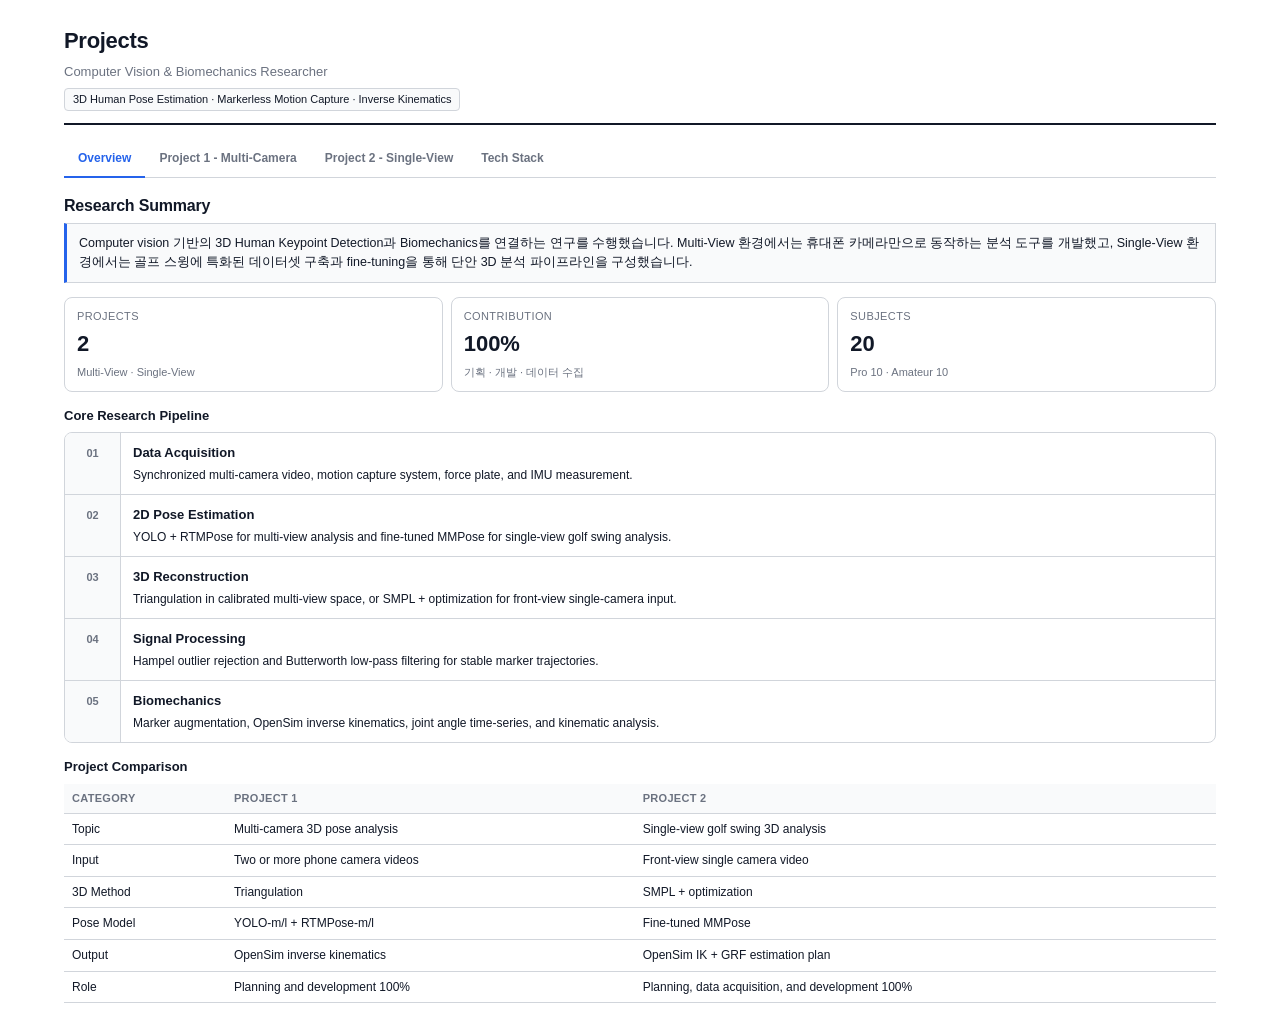
<file: index.html>
<!DOCTYPE html>
<html lang="ko">
<head>
<meta charset="UTF-8">
<meta name="viewport" content="width=device-width, initial-scale=1">
<title>Project - CV &amp; Biomechanics Researcher</title>
<meta http-equiv="Content-Security-Policy" content="default-src 'self'; script-src 'self'; style-src 'self'; img-src 'self' data:; media-src 'self'; connect-src 'none'; base-uri 'none'; form-action 'none'">
<link rel="stylesheet" href="assets/css/portfolio.css">
<script src="assets/vendor/chart.umd.js" defer></script>
<script src="assets/vendor/chartjs-adapter-date-fns.bundle.min.js" defer></script>
<script src="assets/js/portfolio.js" defer></script>
</head>
<body>
<header class="header">
  <h1>Projects</h1>
  <div class="sub">Computer Vision &amp; Biomechanics Researcher</div>
  <span class="role">3D Human Pose Estimation &middot; Markerless Motion Capture &middot; Inverse Kinematics</span>
</header>

<nav class="tabs" aria-label="Portfolio sections">
  <a class="tab-label" href="index.html" aria-current="page">Overview</a>
  <a class="tab-label" href="pages/project-multicamera.html">Project 1 - Multi-Camera</a>
  <a class="tab-label" href="pages/project-singleview.html">Project 2 - Single-View</a>
  <a class="tab-label" href="pages/tech-stack.html">Tech Stack</a>
</nav>

<main class="panels">
<div id="overview" class="tab-content active">
  <h2>Research Summary</h2>
  <div class="summary-box">
    Computer vision 기반의 3D Human Keypoint Detection과 Biomechanics를 연결하는 연구를 수행했습니다.
    Multi-View 환경에서는 휴대폰 카메라만으로 동작하는 분석 도구를 개발했고, Single-View 환경에서는 골프 스윙에 특화된 데이터셋 구축과 fine-tuning을 통해 단안 3D 분석 파이프라인을 구성했습니다.
  </div>

  <div class="grid-3">
    <div class="metric">
      <div class="label">Projects</div>
      <div class="value">2</div>
      <div class="desc">Multi-View &middot; Single-View</div>
    </div>
    <div class="metric">
      <div class="label">Contribution</div>
      <div class="value">100%</div>
      <div class="desc">기획 &middot; 개발 &middot; 데이터 수집</div>
    </div>
    <div class="metric">
      <div class="label">Subjects</div>
      <div class="value">20</div>
      <div class="desc">Pro 10 &middot; Amateur 10</div>
    </div>
  </div>

  <h3>Core Research Pipeline</h3>
  <div class="pipeline">
    <div class="step"><div class="num">01</div><div class="body">
      <div class="title">Data Acquisition</div>
      <div class="detail">Synchronized multi-camera video, motion capture system, force plate, and IMU measurement.</div>
    </div></div>
    <div class="step"><div class="num">02</div><div class="body">
      <div class="title">2D Pose Estimation</div>
      <div class="detail">YOLO + RTMPose for multi-view analysis and fine-tuned MMPose for single-view golf swing analysis.</div>
    </div></div>
    <div class="step"><div class="num">03</div><div class="body">
      <div class="title">3D Reconstruction</div>
      <div class="detail">Triangulation in calibrated multi-view space, or SMPL + optimization for front-view single-camera input.</div>
    </div></div>
    <div class="step"><div class="num">04</div><div class="body">
      <div class="title">Signal Processing</div>
      <div class="detail">Hampel outlier rejection and Butterworth low-pass filtering for stable marker trajectories.</div>
    </div></div>
    <div class="step"><div class="num">05</div><div class="body">
      <div class="title">Biomechanics</div>
      <div class="detail">Marker augmentation, OpenSim inverse kinematics, joint angle time-series, and kinematic analysis.</div>
    </div></div>
  </div>

  <h3>Project Comparison</h3>
  <table>
    <thead>
      <tr><th>Category</th><th>Project 1</th><th>Project 2</th></tr>
    </thead>
    <tbody>
      <tr><td>Topic</td><td>Multi-camera 3D pose analysis</td><td>Single-view golf swing 3D analysis</td></tr>
      <tr><td>Input</td><td>Two or more phone camera videos</td><td>Front-view single camera video</td></tr>
      <tr><td>3D Method</td><td>Triangulation</td><td>SMPL + optimization</td></tr>
      <tr><td>Pose Model</td><td>YOLO-m/l + RTMPose-m/l</td><td>Fine-tuned MMPose</td></tr>
      <tr><td>Output</td><td>OpenSim inverse kinematics</td><td>OpenSim IK + GRF estimation plan</td></tr>
      <tr><td>Role</td><td>Planning and development 100%</td><td>Planning, data acquisition, and development 100%</td></tr>
    </tbody>
  </table>
</div>
</main>
</body>
</html>
</file>
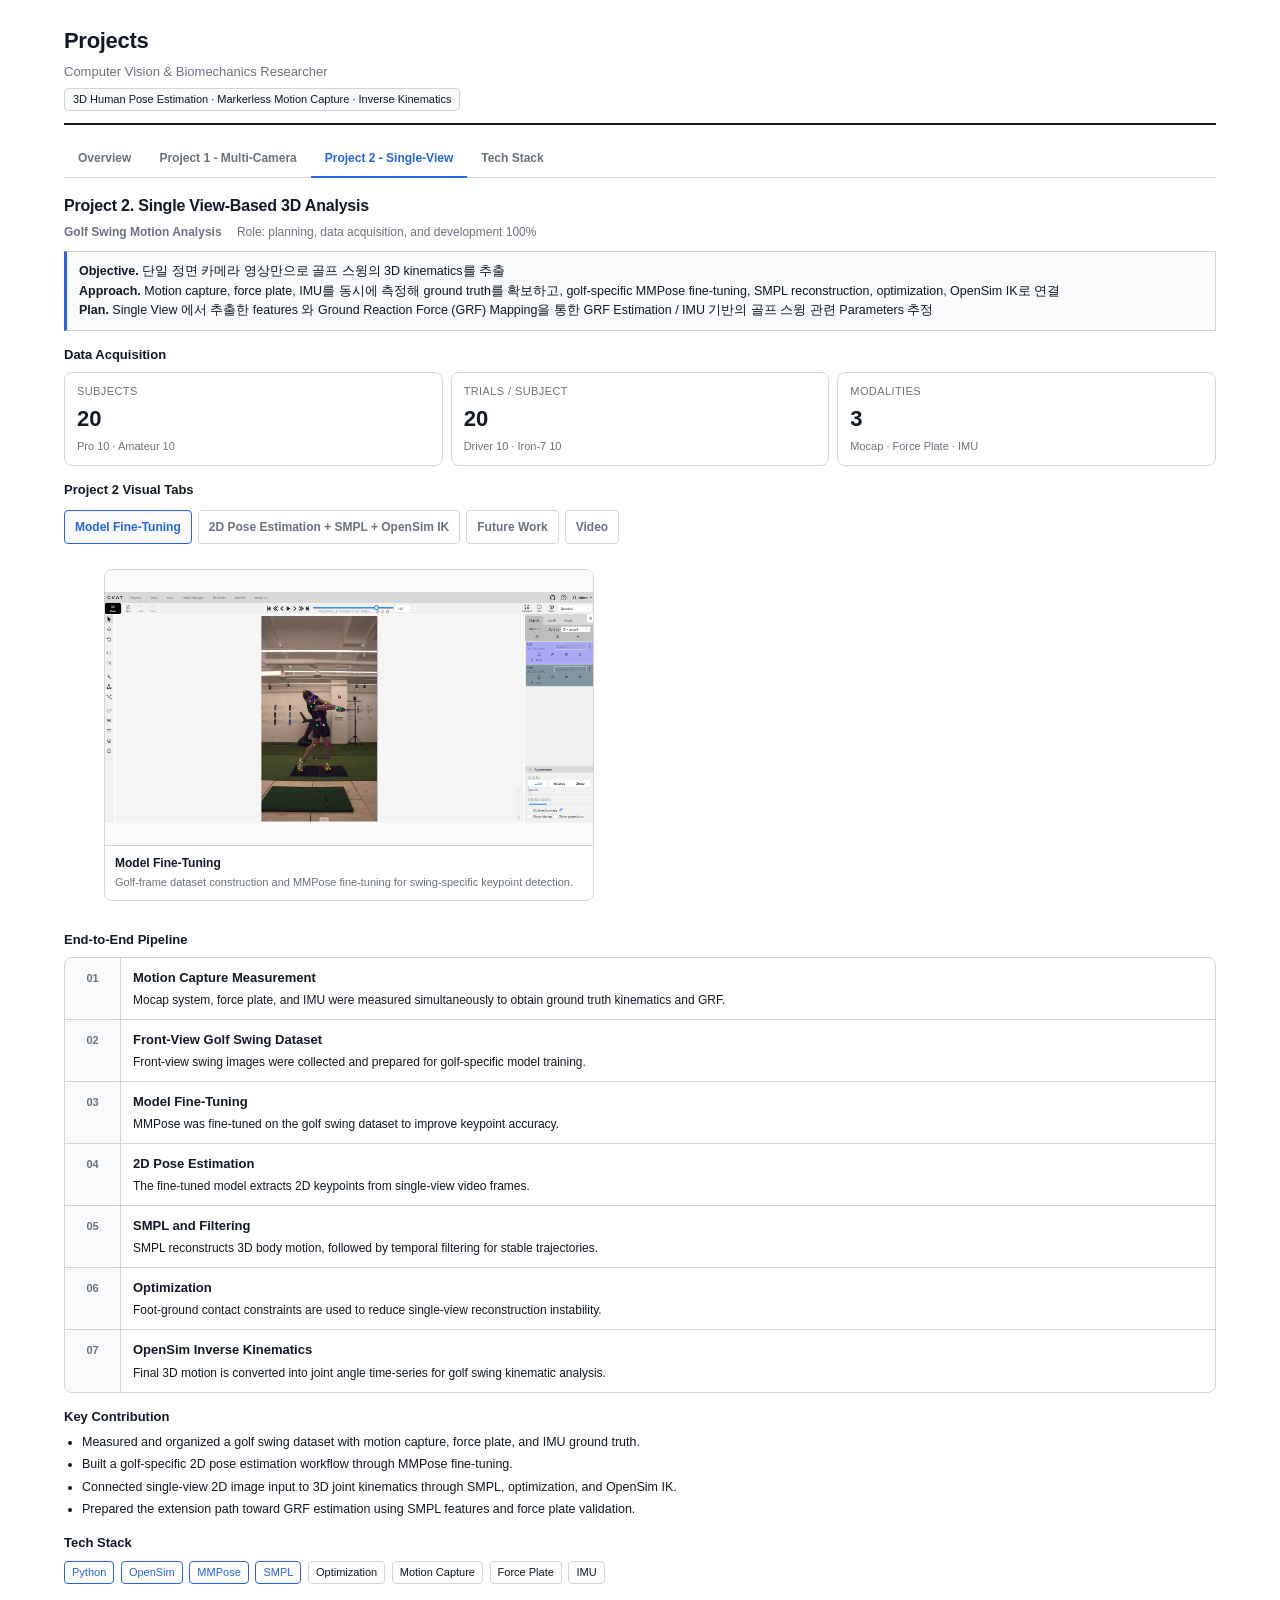
<file: pages/project-singleview.html>
<!DOCTYPE html>
<html lang="ko">
<head>
<meta charset="UTF-8">
<meta name="viewport" content="width=device-width, initial-scale=1">
<title>Project 2 - Single-View</title>
<meta http-equiv="Content-Security-Policy" content="default-src 'self'; script-src 'self'; style-src 'self'; img-src 'self' data:; media-src 'self'; connect-src 'none'; base-uri 'none'; form-action 'none'">
<link rel="stylesheet" href="../assets/css/portfolio.css">
<script src="../assets/vendor/chart.umd.js" defer></script>
<script src="../assets/vendor/chartjs-adapter-date-fns.bundle.min.js" defer></script>
<script src="../assets/js/portfolio.js" defer></script>
</head>
<body>
<header class="header">
  <h1>Projects</h1>
  <div class="sub">Computer Vision &amp; Biomechanics Researcher</div>
  <span class="role">3D Human Pose Estimation &middot; Markerless Motion Capture &middot; Inverse Kinematics</span>
</header>

<nav class="tabs" aria-label="Portfolio sections">
  <a class="tab-label" href="../index.html">Overview</a>
  <a class="tab-label" href="../pages/project-multicamera.html">Project 1 - Multi-Camera</a>
  <a class="tab-label" href="../pages/project-singleview.html" aria-current="page">Project 2 - Single-View</a>
  <a class="tab-label" href="../pages/tech-stack.html">Tech Stack</a>
</nav>

<main class="panels">
<div id="project-singleview" class="tab-content active">
  <h2>Project 2. Single View-Based 3D Analysis</h2>
  <div class="project-meta">
    <span><b>Golf Swing Motion Analysis</b></span>
    <span>Role: planning, data acquisition, and development 100%</span>
  </div>

  <div class="summary-box">
    <b>Objective.</b> 단일 정면 카메라 영상만으로 골프 스윙의 3D kinematics를 추출<br>
    <b>Approach.</b> Motion capture, force plate, IMU를 동시에 측정해 ground truth를 확보하고, golf-specific MMPose fine-tuning, SMPL reconstruction, optimization, OpenSim IK로 연결<br>
    <b>Plan.</b> Single View 에서 추출한 features 와 Ground Reaction Force (GRF) Mapping을 통한 GRF Estimation / IMU 기반의 골프 스윙 관련 Parameters 추정
  </div>

  <h3>Data Acquisition</h3>
  <div class="grid-3">
    <div class="metric">
      <div class="label">Subjects</div>
      <div class="value">20</div>
      <div class="desc">Pro 10 &middot; Amateur 10</div>
    </div>
    <div class="metric">
      <div class="label">Trials / Subject</div>
      <div class="value">20</div>
      <div class="desc">Driver 10 &middot; Iron-7 10</div>
    </div>
    <div class="metric">
      <div class="label">Modalities</div>
      <div class="value">3</div>
      <div class="desc">Mocap &middot; Force Plate &middot; IMU</div>
    </div>
  </div>

  <h3>Project 2 Visual Tabs</h3>
  <input class="visual-tab-input" type="radio" name="project2-visual-tab" id="project2-tab-finetune" checked>
  <input class="visual-tab-input" type="radio" name="project2-visual-tab" id="project2-tab-reconstruction">
  <input class="visual-tab-input" type="radio" name="project2-visual-tab" id="project2-tab-future">
  <input class="visual-tab-input" type="radio" name="project2-visual-tab" id="project2-tab-video">

  <div class="visual-tabs" role="tablist" aria-label="Project 2 image sections">
    <label class="visual-tab-label" for="project2-tab-finetune">Model Fine-Tuning</label>
    <label class="visual-tab-label" for="project2-tab-reconstruction">2D Pose Estimation + SMPL + OpenSim IK</label>
    <label class="visual-tab-label" for="project2-tab-future">Future Work</label>
    <label class="visual-tab-label" for="project2-tab-video">Video</label>
  </div>

  <div class="visual-tab-panels">
    <section class="visual-tab-panel" id="project2-panel-finetune">
      <div class="figure-grid landscape">
        <figure class="figure-card wide">
          <img class="figure-media" src="../images/project2_fineTuning.png" alt="Fine tuning result chart for golf swing pose estimation">
          <figcaption class="figure-caption">
            <strong>Model Fine-Tuning</strong>
            <span>Golf-frame dataset construction and MMPose fine-tuning for swing-specific keypoint detection.</span>
          </figcaption>
        </figure>
      </div>
    </section>

    <section class="visual-tab-panel" id="project2-panel-reconstruction">
      <div class="figure-grid compact">
        <figure class="figure-card tall">
          <img class="figure-media" src="../images/project2_poseEstimationResults.png" alt="Single-view 2D pose estimation result">
          <figcaption class="figure-caption">
            <strong>2D Pose Estimation</strong>
            <span>Fine-tuned model output from front-view golf swing video.</span>
          </figcaption>
        </figure>
        <figure class="figure-card tall">
          <img class="figure-media" src="../images/project2_SMPLResults.png" alt="SMPL 3D reconstruction result">
          <figcaption class="figure-caption">
            <strong>SMPL Reconstruction</strong>
            <span>Single-view 3D body reconstruction with temporal post-processing.</span>
          </figcaption>
        </figure>
        <figure class="figure-card tall">
          <img class="figure-media" src="../images/project2_IKResults.png" alt="OpenSim inverse kinematics result for golf swing">
          <figcaption class="figure-caption">
            <strong>OpenSim IK</strong>
            <span>Joint kinematics from reconstructed 3D motion.</span>
          </figcaption>
        </figure>
      </div>
    </section>

    <section class="visual-tab-panel" id="project2-panel-future">
      <div class="figure-grid">
        <figure class="figure-card wide">
          <img class="figure-media" src="../images/project2_estimateGRF.png" alt="Ground reaction force estimation workflow and result">
          <figcaption class="figure-caption">
            <strong>Future Work - GRF Estimation</strong>
            <span>SMPL features and measured force plate data are used as the basis for ground reaction force estimation.</span>
          </figcaption>
        </figure>
      </div>
    </section>

    <section class="visual-tab-panel" id="project2-panel-video">
      <div class="figure-grid compact">
        <figure class="figure-card tall">
          <video class="figure-media video-media" controls preload="metadata">
            <source src="../images/project2_SMPLVideo.mp4" type="video/mp4">
            Your browser does not support this video format.
          </video>
          <figcaption class="figure-caption">
            <strong>Project 2 SMPL Video</strong>
            <span>Single-view SMPL reconstruction result video.</span>
          </figcaption>
        </figure>
      </div>
    </section>
  </div>

  <h3>End-to-End Pipeline</h3>
  <div class="pipeline">
    <div class="step"><div class="num">01</div><div class="body">
      <div class="title">Motion Capture Measurement</div>
      <div class="detail">Mocap system, force plate, and IMU were measured simultaneously to obtain ground truth kinematics and GRF.</div>
    </div></div>
    <div class="step"><div class="num">02</div><div class="body">
      <div class="title">Front-View Golf Swing Dataset</div>
      <div class="detail">Front-view swing images were collected and prepared for golf-specific model training.</div>
    </div></div>
    <div class="step"><div class="num">03</div><div class="body">
      <div class="title">Model Fine-Tuning</div>
      <div class="detail">MMPose was fine-tuned on the golf swing dataset to improve keypoint accuracy.</div>
    </div></div>
    <div class="step"><div class="num">04</div><div class="body">
      <div class="title">2D Pose Estimation</div>
      <div class="detail">The fine-tuned model extracts 2D keypoints from single-view video frames.</div>
    </div></div>
    <div class="step"><div class="num">05</div><div class="body">
      <div class="title">SMPL and Filtering</div>
      <div class="detail">SMPL reconstructs 3D body motion, followed by temporal filtering for stable trajectories.</div>
    </div></div>
    <div class="step"><div class="num">06</div><div class="body">
      <div class="title">Optimization</div>
      <div class="detail">Foot-ground contact constraints are used to reduce single-view reconstruction instability.</div>
    </div></div>
    <div class="step"><div class="num">07</div><div class="body">
      <div class="title">OpenSim Inverse Kinematics</div>
      <div class="detail">Final 3D motion is converted into joint angle time-series for golf swing kinematic analysis.</div>
    </div></div>
  </div>

  <h3>Key Contribution</h3>
  <ul>
    <li>Measured and organized a golf swing dataset with motion capture, force plate, and IMU ground truth.</li>
    <li>Built a golf-specific 2D pose estimation workflow through MMPose fine-tuning.</li>
    <li>Connected single-view 2D image input to 3D joint kinematics through SMPL, optimization, and OpenSim IK.</li>
    <li>Prepared the extension path toward GRF estimation using SMPL features and force plate validation.</li>
  </ul>

  <h3>Tech Stack</h3>
  <div>
    <span class="badge primary">Python</span>
    <span class="badge primary">OpenSim</span>
    <span class="badge primary">MMPose</span>
    <span class="badge primary">SMPL</span>
    <span class="badge">Optimization</span>
    <span class="badge">Motion Capture</span>
    <span class="badge">Force Plate</span>
    <span class="badge">IMU</span>
  </div>
</div>
</main>
</body>
</html>
</file>
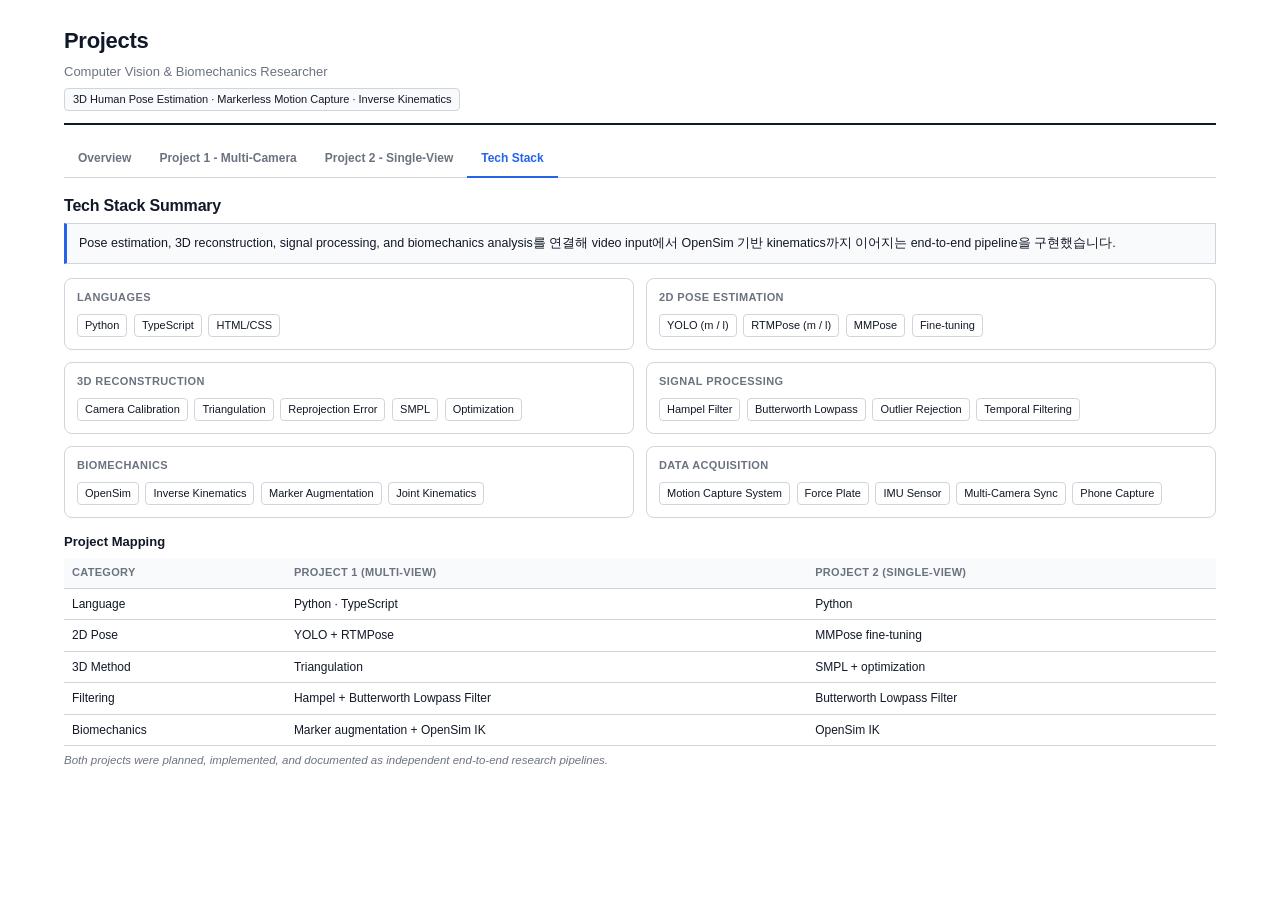
<file: pages/tech-stack.html>
<!DOCTYPE html>
<html lang="ko">
<head>
<meta charset="UTF-8">
<meta name="viewport" content="width=device-width, initial-scale=1">
<title>Tech Stack</title>
<meta http-equiv="Content-Security-Policy" content="default-src 'self'; script-src 'self'; style-src 'self'; img-src 'self' data:; connect-src 'none'; base-uri 'none'; form-action 'none'">
<link rel="stylesheet" href="../assets/css/portfolio.css">
<script src="../assets/vendor/chart.umd.js" defer></script>
<script src="../assets/vendor/chartjs-adapter-date-fns.bundle.min.js" defer></script>
<script src="../assets/js/portfolio.js" defer></script>
</head>
<body>
<header class="header">
  <h1>Projects</h1>
  <div class="sub">Computer Vision &amp; Biomechanics Researcher</div>
  <span class="role">3D Human Pose Estimation &middot; Markerless Motion Capture &middot; Inverse Kinematics</span>
</header>

<nav class="tabs" aria-label="Portfolio sections">
  <a class="tab-label" href="../index.html">Overview</a>
  <a class="tab-label" href="../pages/project-multicamera.html">Project 1 - Multi-Camera</a>
  <a class="tab-label" href="../pages/project-singleview.html">Project 2 - Single-View</a>
  <a class="tab-label" href="../pages/tech-stack.html" aria-current="page">Tech Stack</a>
</nav>

<main class="panels">
<div id="tech-stack" class="tab-content active">
  <h2>Tech Stack Summary</h2>
  <div class="summary-box">
    Pose estimation, 3D reconstruction, signal processing, and biomechanics analysis를 연결해 video input에서 OpenSim 기반 kinematics까지 이어지는 end-to-end pipeline을 구현했습니다.
  </div>

  <div class="grid-2">
    <div class="stack-group">
      <div class="group-title">Languages</div>
      <span class="badge">Python</span>
      <span class="badge">TypeScript</span>
      <span class="badge">HTML/CSS</span>
    </div>
    <div class="stack-group">
      <div class="group-title">2D Pose Estimation</div>
      <span class="badge">YOLO (m / l)</span>
      <span class="badge">RTMPose (m / l)</span>
      <span class="badge">MMPose</span>
      <span class="badge">Fine-tuning</span>
    </div>
    <div class="stack-group">
      <div class="group-title">3D Reconstruction</div>
      <span class="badge">Camera Calibration</span>
      <span class="badge">Triangulation</span>
      <span class="badge">Reprojection Error</span>
      <span class="badge">SMPL</span>
      <span class="badge">Optimization</span>
    </div>
    <div class="stack-group">
      <div class="group-title">Signal Processing</div>
      <span class="badge">Hampel Filter</span>
      <span class="badge">Butterworth Lowpass</span>
      <span class="badge">Outlier Rejection</span>
      <span class="badge">Temporal Filtering</span>
    </div>
    <div class="stack-group">
      <div class="group-title">Biomechanics</div>
      <span class="badge">OpenSim</span>
      <span class="badge">Inverse Kinematics</span>
      <span class="badge">Marker Augmentation</span>
      <span class="badge">Joint Kinematics</span>
    </div>
    <div class="stack-group">
      <div class="group-title">Data Acquisition</div>
      <span class="badge">Motion Capture System</span>
      <span class="badge">Force Plate</span>
      <span class="badge">IMU Sensor</span>
      <span class="badge">Multi-Camera Sync</span>
      <span class="badge">Phone Capture</span>
    </div>
  </div>

  <h3>Project Mapping</h3>
  <table>
    <thead>
      <tr><th>Category</th><th>Project 1 (Multi-View)</th><th>Project 2 (Single-View)</th></tr>
    </thead>
    <tbody>
      <tr><td>Language</td><td>Python &middot; TypeScript</td><td>Python</td></tr>
      <tr><td>2D Pose</td><td>YOLO + RTMPose</td><td>MMPose fine-tuning</td></tr>
      <tr><td>3D Method</td><td>Triangulation</td><td>SMPL + optimization</td></tr>
      <tr><td>Filtering</td><td>Hampel + Butterworth Lowpass Filter</td><td>Butterworth Lowpass Filter</td></tr>
      <tr><td>Biomechanics</td><td>Marker augmentation + OpenSim IK</td><td>OpenSim IK</td></tr>
    </tbody>
  </table>

  <div class="note">
    Both projects were planned, implemented, and documented as independent end-to-end research pipelines.
  </div>
</div>
</main>
</body>
</html>
</file>
<file: assets/css/portfolio.css>
:root {
  --wrks-viz-font-family: Pretendard, -apple-system, BlinkMacSystemFont, "Segoe UI", sans-serif;
  --wrks-viz-primary: #2563eb;
  --wrks-viz-bg: #ffffff;
  --wrks-viz-fg: #111827;
  --wrks-viz-muted: #6b7280;
  --wrks-viz-border: #d1d5db;
  --wrks-viz-soft: #f9fafb;
  --wrks-viz-radius: 8px;
  --wrks-viz-figure-height: 360px;
}
* { box-sizing: border-box; }
body {
  margin: 0;
  padding: 24px clamp(20px, 5vw, 64px);
  font-family: var(--wrks-viz-font-family);
  color: var(--wrks-viz-fg);
  background: var(--wrks-viz-bg);
  font-size: 13px;
  line-height: 1.55;
}
body > header,
body > nav,
body > main {
  width: min(100%, 1180px);
  margin-left: auto;
  margin-right: auto;
}
a {
  color: inherit;
}
.header {
  border-bottom: 2px solid var(--wrks-viz-fg);
  padding-bottom: 12px;
  margin-bottom: 16px;
}
.header h1 {
  margin: 0 0 4px 0;
  font-size: 22px;
  font-weight: 700;
  letter-spacing: -0.3px;
}
.header .sub {
  font-size: 13px;
  color: var(--wrks-viz-muted);
}
.header .role {
  display: inline-block;
  margin-top: 6px;
  padding: 2px 8px;
  border: 1px solid var(--wrks-viz-border);
  border-radius: 4px;
  font-size: 11px;
  color: var(--wrks-viz-fg);
  background: var(--wrks-viz-soft);
}
.tabs {
  display: flex;
  gap: 0;
  border-bottom: 1px solid var(--wrks-viz-border);
  margin-bottom: 16px;
}
.tab-label {
  padding: 8px 14px;
  font-size: 12px;
  font-weight: 600;
  color: var(--wrks-viz-muted);
  cursor: pointer;
  border-bottom: 2px solid transparent;
  margin-bottom: -1px;
  user-select: none;
}
.tab-label { text-decoration: none; }
.tab-label[aria-current="page"] {
  color: var(--wrks-viz-primary);
  border-bottom-color: var(--wrks-viz-primary);
}
.tab-content { display: block; }

h2 {
  font-size: 16px;
  font-weight: 700;
  margin: 0 0 4px 0;
  letter-spacing: -0.2px;
}
h3 {
  font-size: 13px;
  font-weight: 600;
  margin: 14px 0 6px 0;
  color: var(--wrks-viz-fg);
}
.project-meta {
  font-size: 12px;
  color: var(--wrks-viz-muted);
  margin-bottom: 10px;
}
.project-meta span { margin-right: 12px; }
.summary-box {
  border: 1px solid var(--wrks-viz-border);
  border-left: 3px solid var(--wrks-viz-primary);
  background: var(--wrks-viz-soft);
  padding: 10px 12px;
  margin-bottom: 14px;
  font-size: 12.5px;
}
.grid-2 {
  display: grid;
  grid-template-columns: 1fr 1fr;
  gap: 12px;
}
.grid-3 {
  display: grid;
  grid-template-columns: repeat(3, 1fr);
  gap: 8px;
}
.project-preview-grid,
.figure-grid {
  display: grid;
  grid-template-columns: repeat(4, minmax(0, 1fr));
  gap: 12px;
  margin: 10px 0 16px;
}
.image-group-grid {
  display: grid;
  grid-template-columns: repeat(2, minmax(0, 1fr));
  gap: 12px;
  margin: 10px 0 16px;
}
.image-group-card {
  border: 1px solid var(--wrks-viz-border);
  border-radius: var(--wrks-viz-radius);
  background: var(--wrks-viz-bg);
  overflow: hidden;
  text-decoration: none;
}
.image-group-card:hover {
  border-color: var(--wrks-viz-primary);
}
.image-group-head {
  padding: 9px 10px;
  border-bottom: 1px solid var(--wrks-viz-border);
  background: var(--wrks-viz-soft);
}
.image-group-head strong {
  display: block;
  font-size: 12px;
}
.image-group-head span {
  display: block;
  margin-top: 2px;
  color: var(--wrks-viz-muted);
  font-size: 11px;
}
.image-strip {
  display: grid;
  grid-template-columns: repeat(3, minmax(0, 1fr));
  gap: 1px;
  background: var(--wrks-viz-border);
}
.image-strip img {
  width: 100%;
  aspect-ratio: 4 / 3;
  display: block;
  object-fit: cover;
  background: var(--wrks-viz-soft);
}
.image-strip.single {
  grid-template-columns: 1fr;
}
.image-strip.single img {
  aspect-ratio: 16 / 9;
  object-fit: contain;
}
.image-group-foot {
  padding: 8px 10px 10px;
  color: var(--wrks-viz-muted);
  font-size: 11px;
  line-height: 1.45;
}
.visual-tab-input {
  position: absolute;
  opacity: 0;
  pointer-events: none;
}
.visual-tabs {
  display: flex;
  flex-wrap: wrap;
  gap: 6px;
  margin: 10px 0 12px;
}
.visual-tab-label {
  padding: 7px 10px;
  border: 1px solid var(--wrks-viz-border);
  border-radius: 4px;
  color: var(--wrks-viz-muted);
  background: var(--wrks-viz-bg);
  cursor: pointer;
  font-size: 12px;
  font-weight: 600;
  user-select: none;
}
.visual-tab-panel {
  display: none;
}
#project1-tab-overall:checked ~ .visual-tabs label[for="project1-tab-overall"],
#project1-tab-camera:checked ~ .visual-tabs label[for="project1-tab-camera"],
#project1-tab-calibration:checked ~ .visual-tabs label[for="project1-tab-calibration"],
#project1-tab-reconstruction:checked ~ .visual-tabs label[for="project1-tab-reconstruction"],
#project1-tab-video:checked ~ .visual-tabs label[for="project1-tab-video"],
#project2-tab-finetune:checked ~ .visual-tabs label[for="project2-tab-finetune"],
#project2-tab-reconstruction:checked ~ .visual-tabs label[for="project2-tab-reconstruction"],
#project2-tab-future:checked ~ .visual-tabs label[for="project2-tab-future"],
#project2-tab-video:checked ~ .visual-tabs label[for="project2-tab-video"] {
  color: var(--wrks-viz-primary);
  border-color: var(--wrks-viz-primary);
  background: var(--wrks-viz-soft);
}
#project1-tab-overall:checked ~ .visual-tab-panels #project1-panel-overall,
#project1-tab-camera:checked ~ .visual-tab-panels #project1-panel-camera,
#project1-tab-calibration:checked ~ .visual-tab-panels #project1-panel-calibration,
#project1-tab-reconstruction:checked ~ .visual-tab-panels #project1-panel-reconstruction,
#project1-tab-video:checked ~ .visual-tab-panels #project1-panel-video,
#project2-tab-finetune:checked ~ .visual-tab-panels #project2-panel-finetune,
#project2-tab-reconstruction:checked ~ .visual-tab-panels #project2-panel-reconstruction,
#project2-tab-future:checked ~ .visual-tab-panels #project2-panel-future,
#project2-tab-video:checked ~ .visual-tab-panels #project2-panel-video {
  display: block;
}
.figure-grid.compact {
  grid-template-columns: repeat(4, minmax(0, 1fr));
}
.figure-grid.landscape {
  grid-template-columns: repeat(2, minmax(0, 1fr));
}
.figure-grid.landscape .figure-media {
  height: auto;
  aspect-ratio: 16 / 9;
}
.project-preview,
.figure-card {
  border: 1px solid var(--wrks-viz-border);
  border-radius: var(--wrks-viz-radius);
  overflow: hidden;
  background: var(--wrks-viz-bg);
}
.project-preview {
  text-decoration: none;
}
.project-preview:hover,
.figure-card:hover {
  border-color: var(--wrks-viz-primary);
}
.figure-card.wide,
.project-preview.wide {
  grid-column: auto;
}
.figure-card.tall .figure-media {
  height: var(--wrks-viz-figure-height);
  aspect-ratio: auto;
}
.figure-media {
  width: 100%;
  height: var(--wrks-viz-figure-height);
  aspect-ratio: auto;
  display: block;
  background: var(--wrks-viz-soft);
  object-fit: contain;
}
.is-fullscreenable {
  cursor: zoom-in;
}
.fullscreen-lock {
  overflow: hidden;
}
.image-fullscreen {
  position: fixed;
  inset: 0;
  z-index: 1000;
  display: none;
  align-items: center;
  justify-content: center;
  padding: 24px;
  background: rgba(10, 15, 24, 0.94);
}
.image-fullscreen.is-open {
  display: flex;
}
.image-fullscreen-media {
  width: auto;
  height: auto;
  max-width: 96vw;
  max-height: 92vh;
  display: block;
  object-fit: contain;
  box-shadow: 0 18px 60px rgba(0, 0, 0, 0.42);
}
.image-fullscreen-close {
  position: fixed;
  top: 14px;
  right: 14px;
  width: 36px;
  height: 36px;
  border: 1px solid rgba(255, 255, 255, 0.32);
  border-radius: 50%;
  background: rgba(15, 23, 42, 0.78);
  color: #fff;
  font-size: 20px;
  line-height: 1;
  cursor: pointer;
}
.image-fullscreen-close:hover,
.image-fullscreen-close:focus {
  border-color: #fff;
  outline: none;
}
.video-media {
  background: #000;
}
.figure-caption {
  padding: 8px 10px 10px;
  border-top: 1px solid var(--wrks-viz-border);
}
.figure-caption strong {
  display: block;
  font-size: 12px;
  margin-bottom: 2px;
}
.figure-caption span {
  display: block;
  color: var(--wrks-viz-muted);
  font-size: 11px;
  line-height: 1.45;
}
.metric {
  border: 1px solid var(--wrks-viz-border);
  border-radius: var(--wrks-viz-radius);
  padding: 10px 12px;
}
.metric .label {
  font-size: 11px;
  color: var(--wrks-viz-muted);
  text-transform: uppercase;
  letter-spacing: 0.4px;
}
.metric .value {
  font-size: 22px;
  font-weight: 700;
  margin-top: 2px;
}
.metric .desc {
  font-size: 11px;
  color: var(--wrks-viz-muted);
  margin-top: 2px;
}
.pipeline {
  display: grid;
  grid-template-columns: 56px 1fr;
  gap: 0;
  border: 1px solid var(--wrks-viz-border);
  border-radius: var(--wrks-viz-radius);
  overflow: hidden;
}
.step {
  display: contents;
}
.step .num {
  background: var(--wrks-viz-soft);
  border-right: 1px solid var(--wrks-viz-border);
  border-bottom: 1px solid var(--wrks-viz-border);
  padding: 12px 8px;
  font-size: 11px;
  color: var(--wrks-viz-muted);
  font-weight: 600;
  text-align: center;
}
.step .body {
  border-bottom: 1px solid var(--wrks-viz-border);
  padding: 10px 12px;
}
.step:last-child .num,
.step:last-child .body { border-bottom: none; }
.step .title {
  font-size: 13px;
  font-weight: 600;
  margin-bottom: 3px;
}
.step .detail {
  font-size: 12px;
  color: var(--wrks-viz-fg);
  line-height: 1.5;
}
.step .tech {
  margin-top: 4px;
  font-size: 11px;
  color: var(--wrks-viz-muted);
}
table {
  width: 100%;
  border-collapse: collapse;
  font-size: 12px;
  margin-top: 4px;
}
table th, table td {
  text-align: left;
  padding: 6px 8px;
  border-bottom: 1px solid var(--wrks-viz-border);
}
table th {
  background: var(--wrks-viz-soft);
  font-weight: 600;
  font-size: 11px;
  color: var(--wrks-viz-muted);
  text-transform: uppercase;
  letter-spacing: 0.3px;
}
table td.num { text-align: right; font-variant-numeric: tabular-nums; }
.badge {
  display: inline-block;
  padding: 2px 7px;
  font-size: 11px;
  border: 1px solid var(--wrks-viz-border);
  border-radius: 4px;
  margin: 2px 3px 2px 0;
  background: var(--wrks-viz-bg);
  color: var(--wrks-viz-fg);
}
.badge.primary {
  border-color: var(--wrks-viz-primary);
  color: var(--wrks-viz-primary);
}
ul { margin: 4px 0 8px 18px; padding: 0; }
ul li { margin-bottom: 3px; font-size: 12.5px; }
.note {
  font-size: 11.5px;
  color: var(--wrks-viz-muted);
  font-style: italic;
  margin-top: 6px;
}
.image-placeholder {
  border: 1px dashed var(--wrks-viz-border);
  border-radius: var(--wrks-viz-radius);
  padding: 24px 12px;
  text-align: center;
  color: var(--wrks-viz-muted);
  font-size: 11.5px;
  background: var(--wrks-viz-soft);
  margin: 8px 0;
}
.stack-group {
  border: 1px solid var(--wrks-viz-border);
  border-radius: var(--wrks-viz-radius);
  padding: 10px 12px;
}
.stack-group .group-title {
  font-size: 11px;
  font-weight: 600;
  color: var(--wrks-viz-muted);
  text-transform: uppercase;
  letter-spacing: 0.4px;
  margin-bottom: 6px;
}

@media (max-width: 720px) {
  :root {
    --wrks-viz-figure-height: 260px;
  }
  body {
    padding: 12px;
  }
  .tabs {
    overflow-x: auto;
  }
  .tab-label {
    white-space: nowrap;
  }
  .grid-2,
  .grid-3,
  .project-preview-grid,
  .image-group-grid,
  .figure-grid,
  .figure-grid.compact {
    grid-template-columns: 1fr;
  }
  .figure-card.wide,
  .project-preview.wide {
    grid-column: auto;
  }
  .pipeline {
    grid-template-columns: 48px 1fr;
  }
}
</file>
